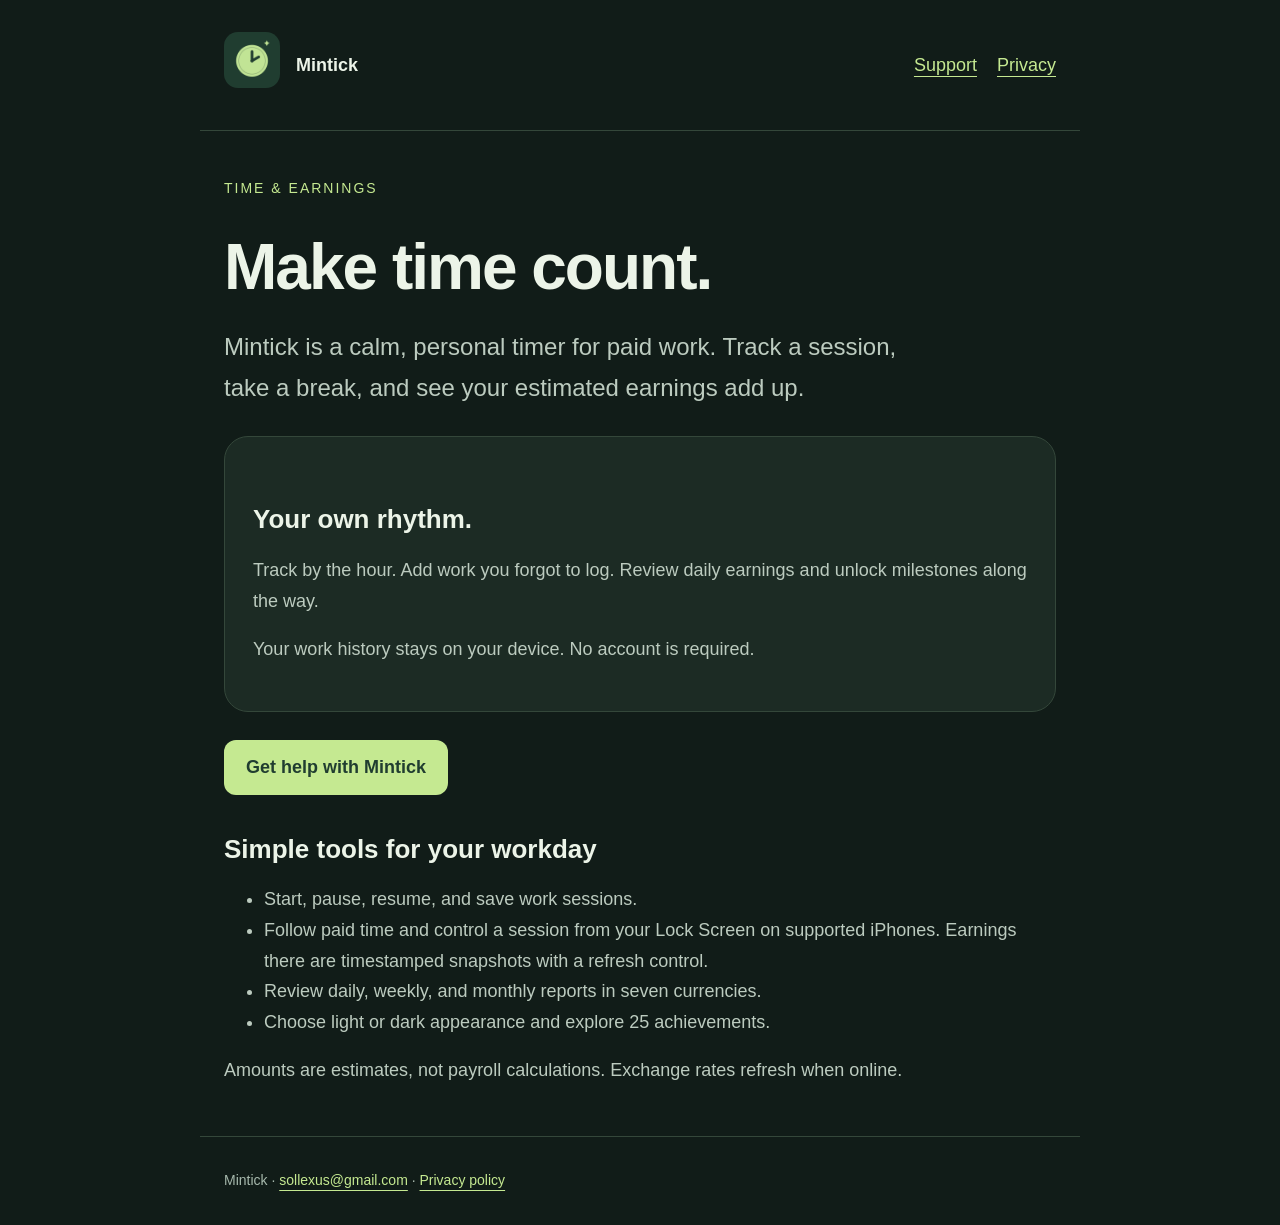
<file: index.html>
<!doctype html><html lang="en"><head><meta charset="utf-8"><meta name="viewport" content="width=device-width,initial-scale=1"><meta name="description" content="Mintick earnings timer — support and privacy information."><title>Time that adds up · Mintick</title><link rel="icon" href="./icon.png"><link rel="stylesheet" href="./style.css"></head><body><header><a href="./" aria-label="Mintick home"><img src="./icon.png" alt=""></a><strong>Mintick</strong><nav aria-label="Main navigation"><a href="./support/">Support</a><a href="./privacy/">Privacy</a></nav></header><main><p class="tag">Time & earnings</p><h1>Make time count.</h1><p class="lead">Mintick is a calm, personal timer for paid work. Track a session, take a break, and see your estimated earnings add up.</p><div class="panel"><h2>Your own rhythm.</h2><p>Track by the hour. Add work you forgot to log. Review daily earnings and unlock milestones along the way.</p><p>Your work history stays on your device. No account is required.</p></div><a class="button" href="./support/">Get help with Mintick</a><h2>Simple tools for your workday</h2><ul><li>Start, pause, resume, and save work sessions.</li><li>Follow paid time and control a session from your Lock Screen on supported iPhones. Earnings there are timestamped snapshots with a refresh control.</li><li>Review daily, weekly, and monthly reports in seven currencies.</li><li>Choose light or dark appearance and explore 25 achievements.</li></ul><p>Amounts are estimates, not payroll calculations. Exchange rates refresh when online.</p></main><footer>Mintick · <a href="mailto:sollexus@gmail.com">sollexus@gmail.com</a> · <a href="./privacy/">Privacy policy</a></footer></body></html>
</file>
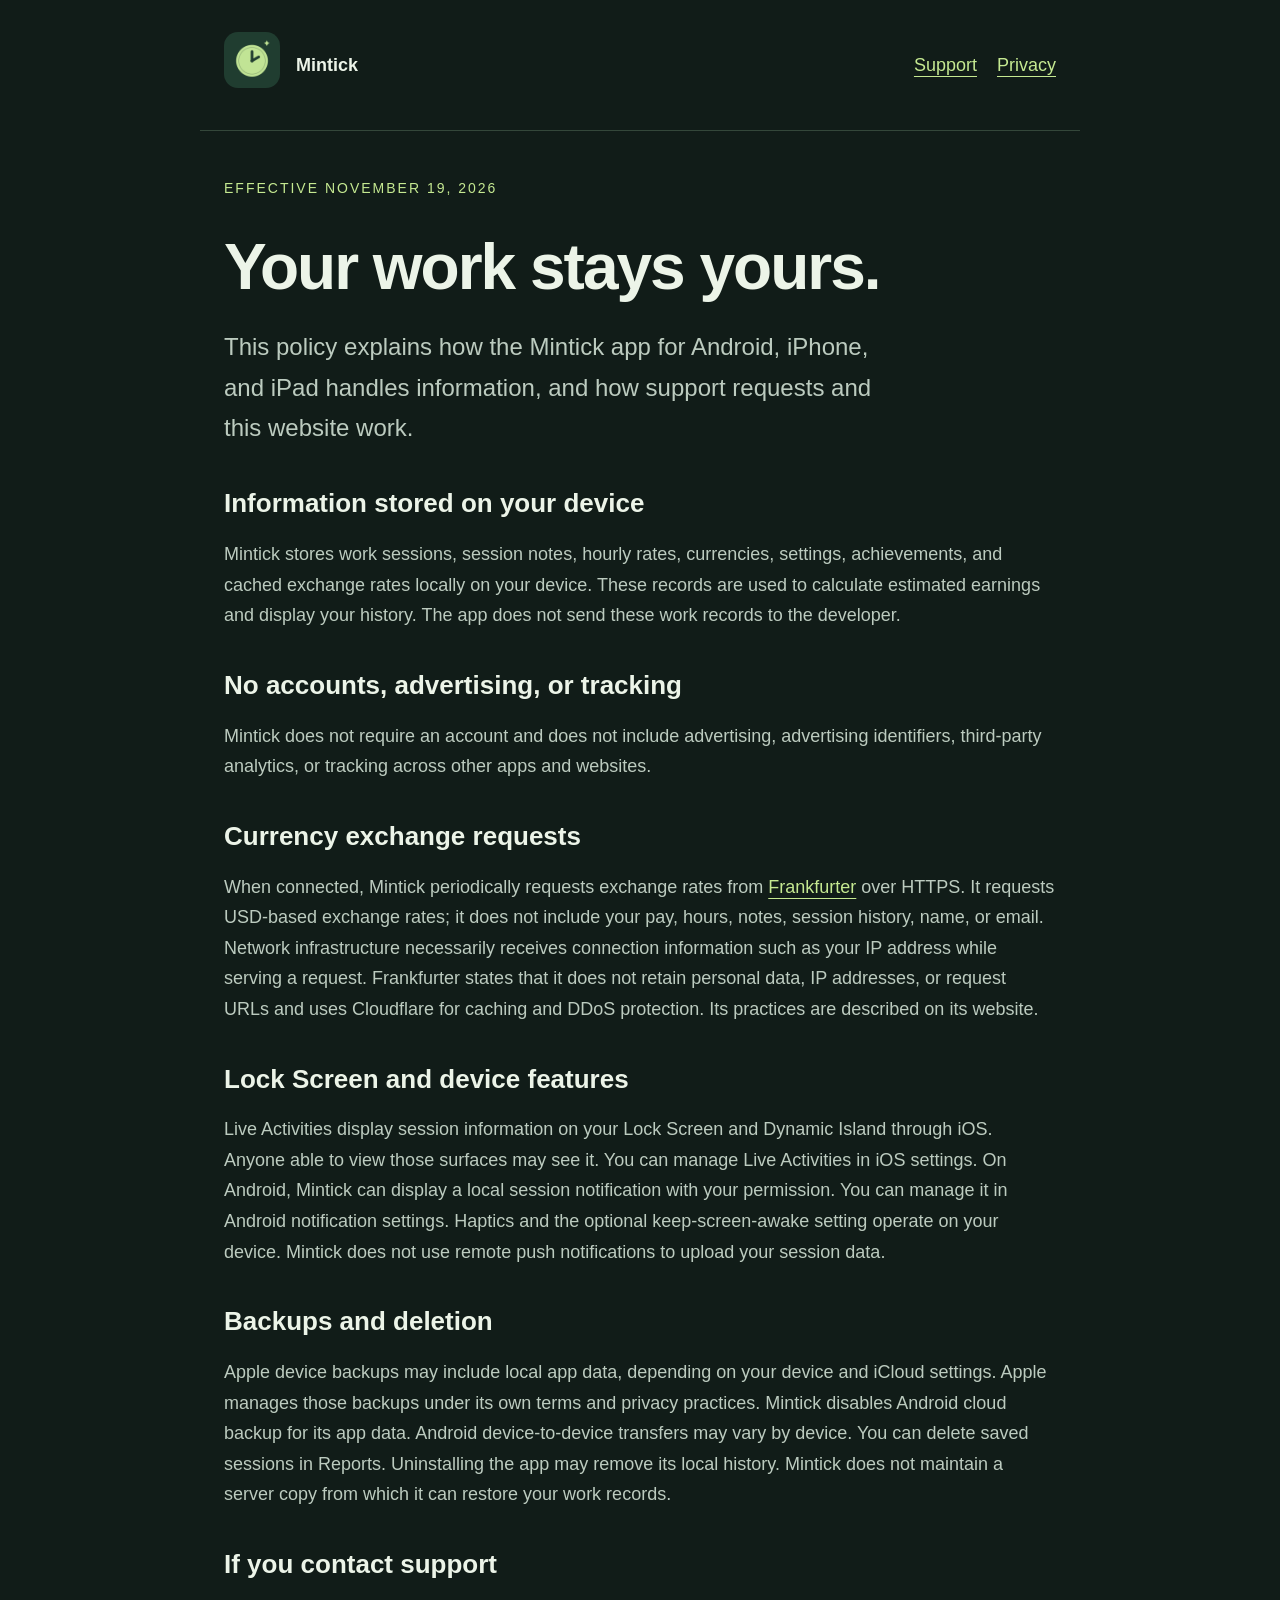
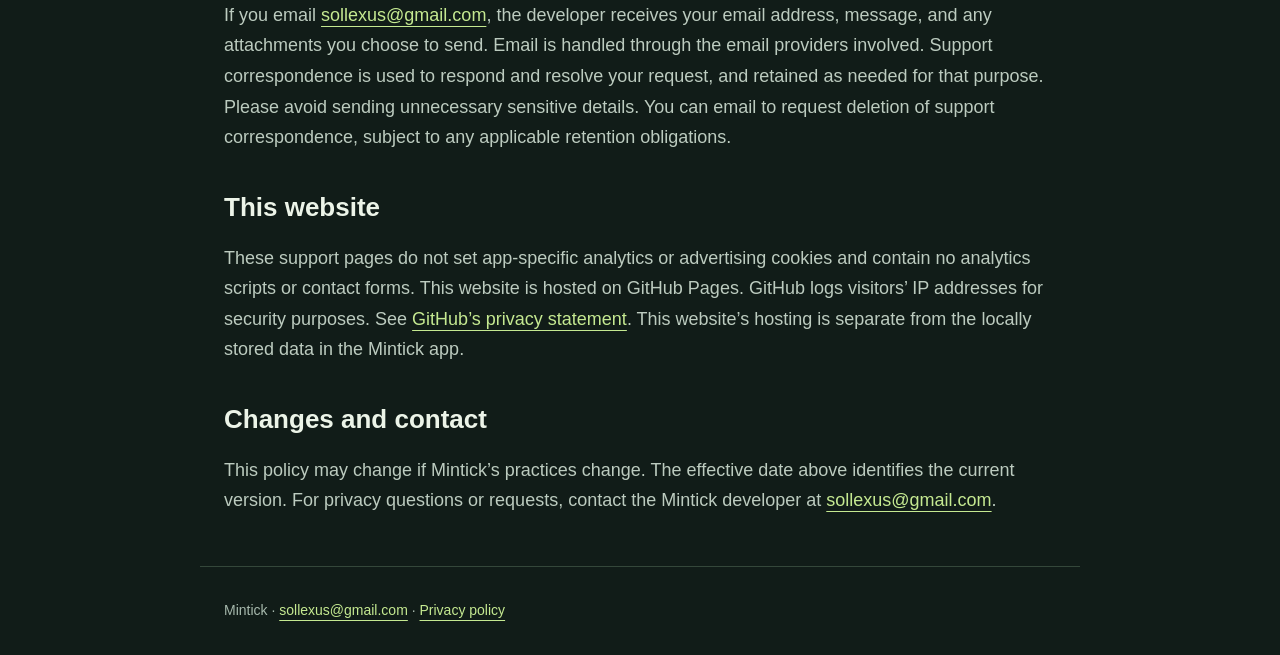
<file: privacy/index.html>
<!doctype html><html lang="en"><head><meta charset="utf-8"><meta name="viewport" content="width=device-width,initial-scale=1"><meta name="description" content="Mintick earnings timer — support and privacy information."><title>Privacy policy · Mintick</title><link rel="icon" href="../icon.png"><link rel="stylesheet" href="../style.css"></head><body><header><a href="../" aria-label="Mintick home"><img src="../icon.png" alt=""></a><strong>Mintick</strong><nav aria-label="Main navigation"><a href="../support/">Support</a><a href="../privacy/">Privacy</a></nav></header><main><p class="tag">Effective November 19, 2026</p><h1>Your work stays yours.</h1><p class="lead">This policy explains how the Mintick app for Android, iPhone, and iPad handles information, and how support requests and this website work.</p><h2>Information stored on your device</h2><p>Mintick stores work sessions, session notes, hourly rates, currencies, settings, achievements, and cached exchange rates locally on your device. These records are used to calculate estimated earnings and display your history. The app does not send these work records to the developer.</p><h2>No accounts, advertising, or tracking</h2><p>Mintick does not require an account and does not include advertising, advertising identifiers, third-party analytics, or tracking across other apps and websites.</p><h2>Currency exchange requests</h2><p>When connected, Mintick periodically requests exchange rates from <a href="https://frankfurter.dev/">Frankfurter</a> over HTTPS. It requests USD-based exchange rates; it does not include your pay, hours, notes, session history, name, or email. Network infrastructure necessarily receives connection information such as your IP address while serving a request. Frankfurter states that it does not retain personal data, IP addresses, or request URLs and uses Cloudflare for caching and DDoS protection. Its practices are described on its website.</p><h2>Lock Screen and device features</h2><p>Live Activities display session information on your Lock Screen and Dynamic Island through iOS. Anyone able to view those surfaces may see it. You can manage Live Activities in iOS settings. On Android, Mintick can display a local session notification with your permission. You can manage it in Android notification settings. Haptics and the optional keep-screen-awake setting operate on your device. Mintick does not use remote push notifications to upload your session data.</p><h2>Backups and deletion</h2><p>Apple device backups may include local app data, depending on your device and iCloud settings. Apple manages those backups under its own terms and privacy practices. Mintick disables Android cloud backup for its app data. Android device-to-device transfers may vary by device. You can delete saved sessions in Reports. Uninstalling the app may remove its local history. Mintick does not maintain a server copy from which it can restore your work records.</p><h2>If you contact support</h2><p>If you email <a href="mailto:sollexus@gmail.com">sollexus@gmail.com</a>, the developer receives your email address, message, and any attachments you choose to send. Email is handled through the email providers involved. Support correspondence is used to respond and resolve your request, and retained as needed for that purpose. Please avoid sending unnecessary sensitive details. You can email to request deletion of support correspondence, subject to any applicable retention obligations.</p><h2>This website</h2><p>These support pages do not set app-specific analytics or advertising cookies and contain no analytics scripts or contact forms. This website is hosted on GitHub Pages. GitHub logs visitors’ IP addresses for security purposes. See <a href="https://docs.github.com/en/site-policy/privacy-policies/github-general-privacy-statement">GitHub’s privacy statement</a>. This website’s hosting is separate from the locally stored data in the Mintick app.</p><h2>Changes and contact</h2><p>This policy may change if Mintick’s practices change. The effective date above identifies the current version. For privacy questions or requests, contact the Mintick developer at <a href="mailto:sollexus@gmail.com">sollexus@gmail.com</a>.</p></main><footer>Mintick · <a href="mailto:sollexus@gmail.com">sollexus@gmail.com</a> · <a href="../privacy/">Privacy policy</a></footer></body></html>
</file>
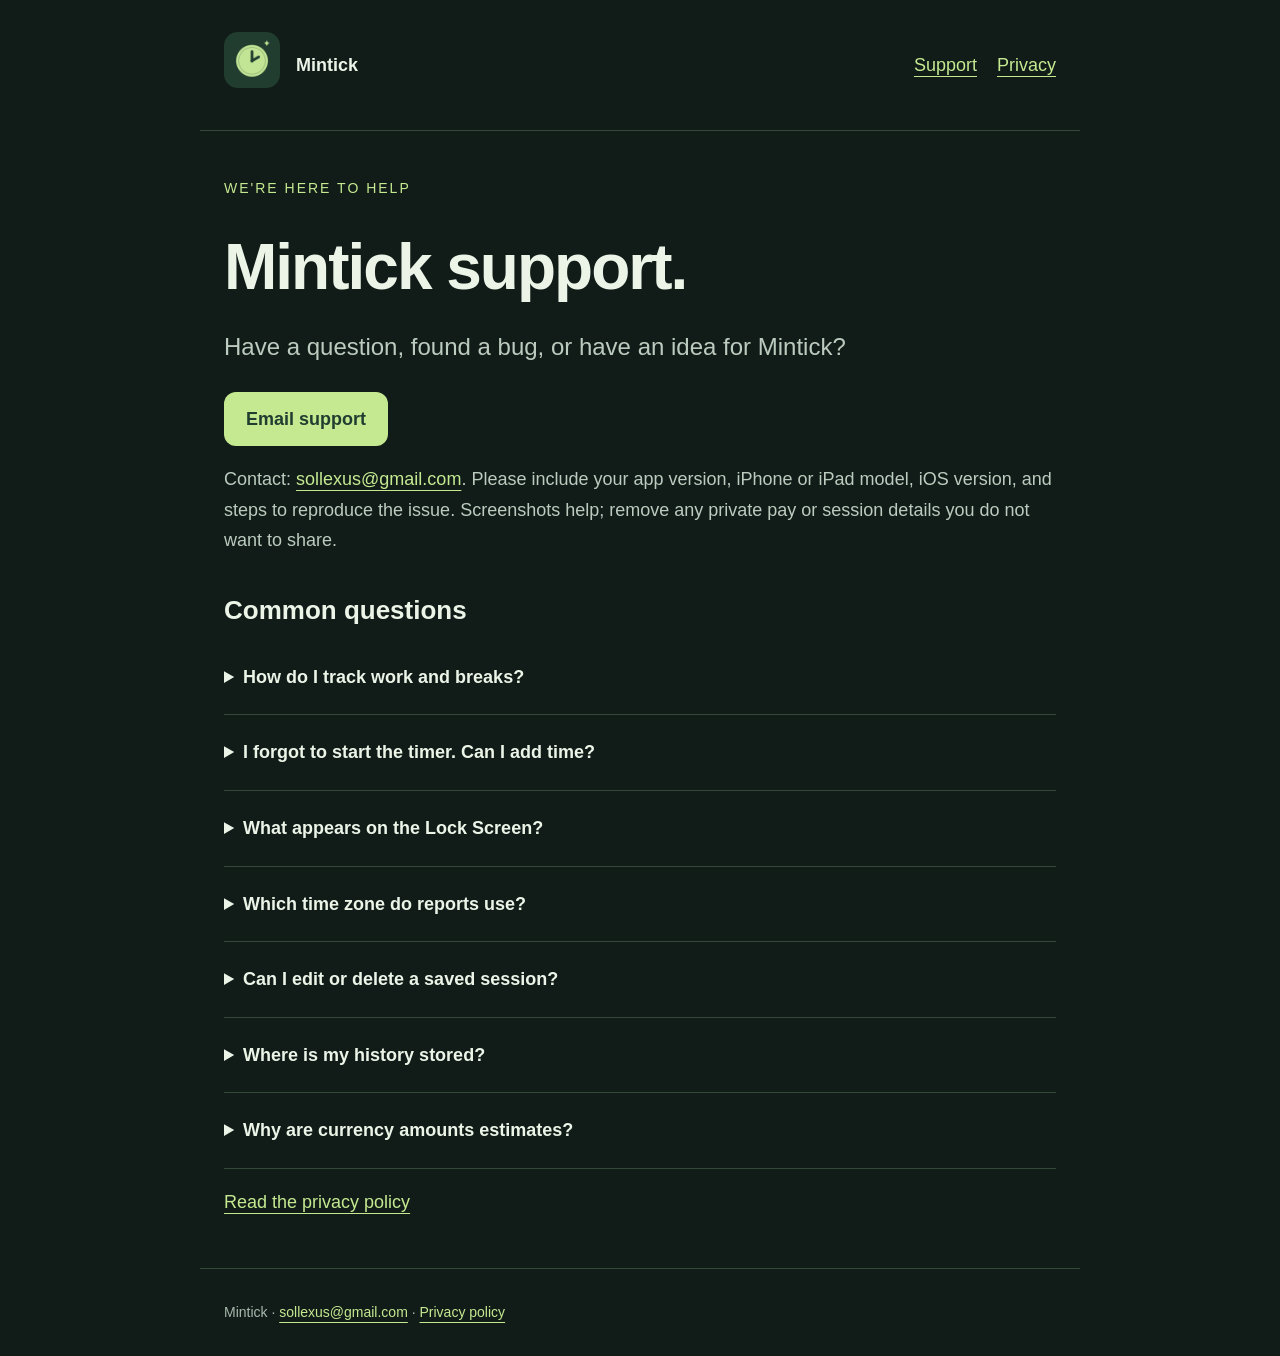
<file: support/index.html>
<!doctype html><html lang="en"><head><meta charset="utf-8"><meta name="viewport" content="width=device-width,initial-scale=1"><meta name="description" content="Mintick earnings timer — support and privacy information."><title>Support · Mintick</title><link rel="icon" href="../icon.png"><link rel="stylesheet" href="../style.css"></head><body><header><a href="../" aria-label="Mintick home"><img src="../icon.png" alt=""></a><strong>Mintick</strong><nav aria-label="Main navigation"><a href="../support/">Support</a><a href="../privacy/">Privacy</a></nav></header><main><p class="tag">We're here to help</p><h1>Mintick support.</h1><p class="lead">Have a question, found a bug, or have an idea for Mintick?</p><a class="button" href="mailto:sollexus@gmail.com?subject=Mintick%20support">Email support</a><p>Contact: <a href="mailto:sollexus@gmail.com">sollexus@gmail.com</a>. Please include your app version, iPhone or iPad model, iOS version, and steps to reproduce the issue. Screenshots help; remove any private pay or session details you do not want to share.</p><h2>Common questions</h2><details><summary>How do I track work and breaks?</summary><p>Set your hourly rate in Settings or tap the rate on Timer. Start earning begins a session. Take a break pauses paid time. Resume continues tracking at your current rate. Finish session lets you add a note and save it to history.</p></details><details><summary>I forgot to start the timer. Can I add time?</summary><p>Open Reports and tap Log time. Choose the start and end times, hourly rate, currency, and optional note. Log separate entries around unpaid breaks. Mintick rejects overlapping paid time and future entries.</p></details><details><summary>What appears on the Lock Screen?</summary><p>On supported iOS versions, an active session can show a Live Activity with live elapsed paid time and pause, resume, refresh, and finish controls. The earnings amount is a timestamped snapshot. Tap refresh for an updated amount. Allow Live Activities for Mintick if iOS asks. iOS can dismiss or limit the lifetime of activities; the session continues independently.</p></details><details><summary>Which time zone do reports use?</summary><p>Reports and manual time entry use your device’s local time zone. Sessions are grouped under the day they started, including sessions that cross midnight. Reports include saved sessions; the Timer screen also shows your active earnings.</p></details><details><summary>Can I edit or delete a saved session?</summary><p>Open Reports, tap the session, and review its paid segments, rates, currency, and note. You can edit it or use Delete session. Deletion is permanent in the app. Discard session removes only the current unsaved session.</p></details><details><summary>Where is my history stored?</summary><p>On your device. Mintick has no account or app-operated cloud sync. Device backups may include app data depending on your Apple settings. Uninstalling Mintick may remove your history. There is currently no in-app CSV export or backup restore feature.</p></details><details><summary>Why are currency amounts estimates?</summary><p>Mintick uses cached exchange rates that refresh when online. It does not calculate taxes, deductions, overtime rules, or employer payroll. Offline reports can use older or approximate bundled rates.</p></details><p><a href="../privacy/">Read the privacy policy</a></p></main><footer>Mintick · <a href="mailto:sollexus@gmail.com">sollexus@gmail.com</a> · <a href="../privacy/">Privacy policy</a></footer></body></html>
</file>
<file: style.css>
*{box-sizing:border-box}body{margin:0;background:#111c18;color:#ecf4e8;font:18px/1.7 -apple-system,BlinkMacSystemFont,"Segoe UI",sans-serif}a{color:#c5e991;text-underline-offset:5px}header,main,footer{max-width:880px;margin:auto;padding:32px 24px}header{display:flex;align-items:center;gap:16px;border-bottom:1px solid #34473a}header img{width:56px;height:56px;border-radius:14px}nav{margin-left:auto;display:flex;gap:20px}h1{font-size:clamp(36px,7vw,64px);line-height:1.1;letter-spacing:-2px;margin:32px 0 24px}h2{font-size:26px;line-height:1.3;margin:38px 0 12px}p,li{color:#bccbbf}strong{color:#ecf4e8}.lead{font-size:24px;max-width:680px}.tag{font-size:14px;text-transform:uppercase;letter-spacing:2px;color:#c5e991}.panel{background:#1c2b24;border:1px solid #34473a;border-radius:24px;padding:28px;margin:28px 0}footer{font-size:14px;border-top:1px solid #34473a;color:#a7b9ad}summary{font-weight:600;cursor:pointer;padding:12px 0}details{border-bottom:1px solid #34473a;padding:10px 0}.button{display:inline-block;background:#c5e991;color:#203d30;padding:12px 22px;border-radius:12px;text-decoration:none;font-weight:650}@media(max-width:500px){nav{gap:12px;font-size:15px}header{gap:10px}header img{width:40px;height:40px}.panel{padding:20px}}
</file>
